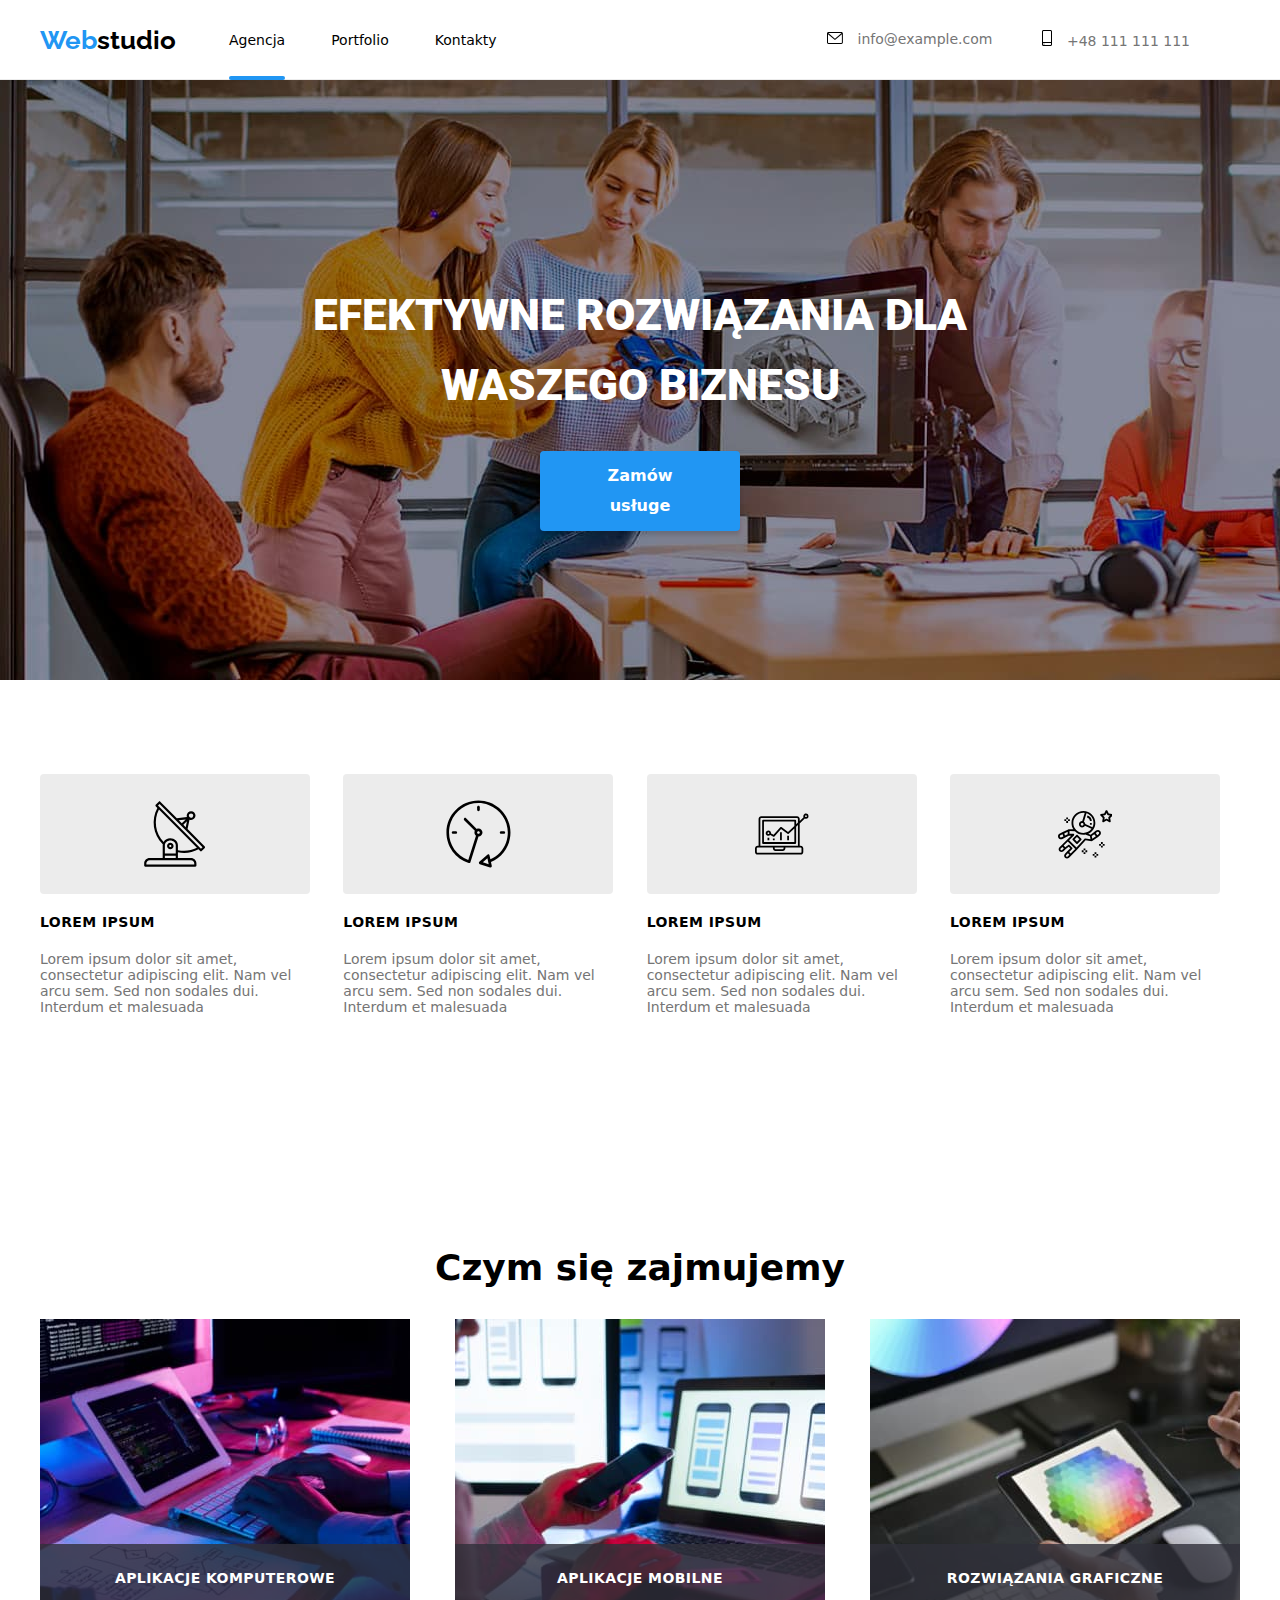
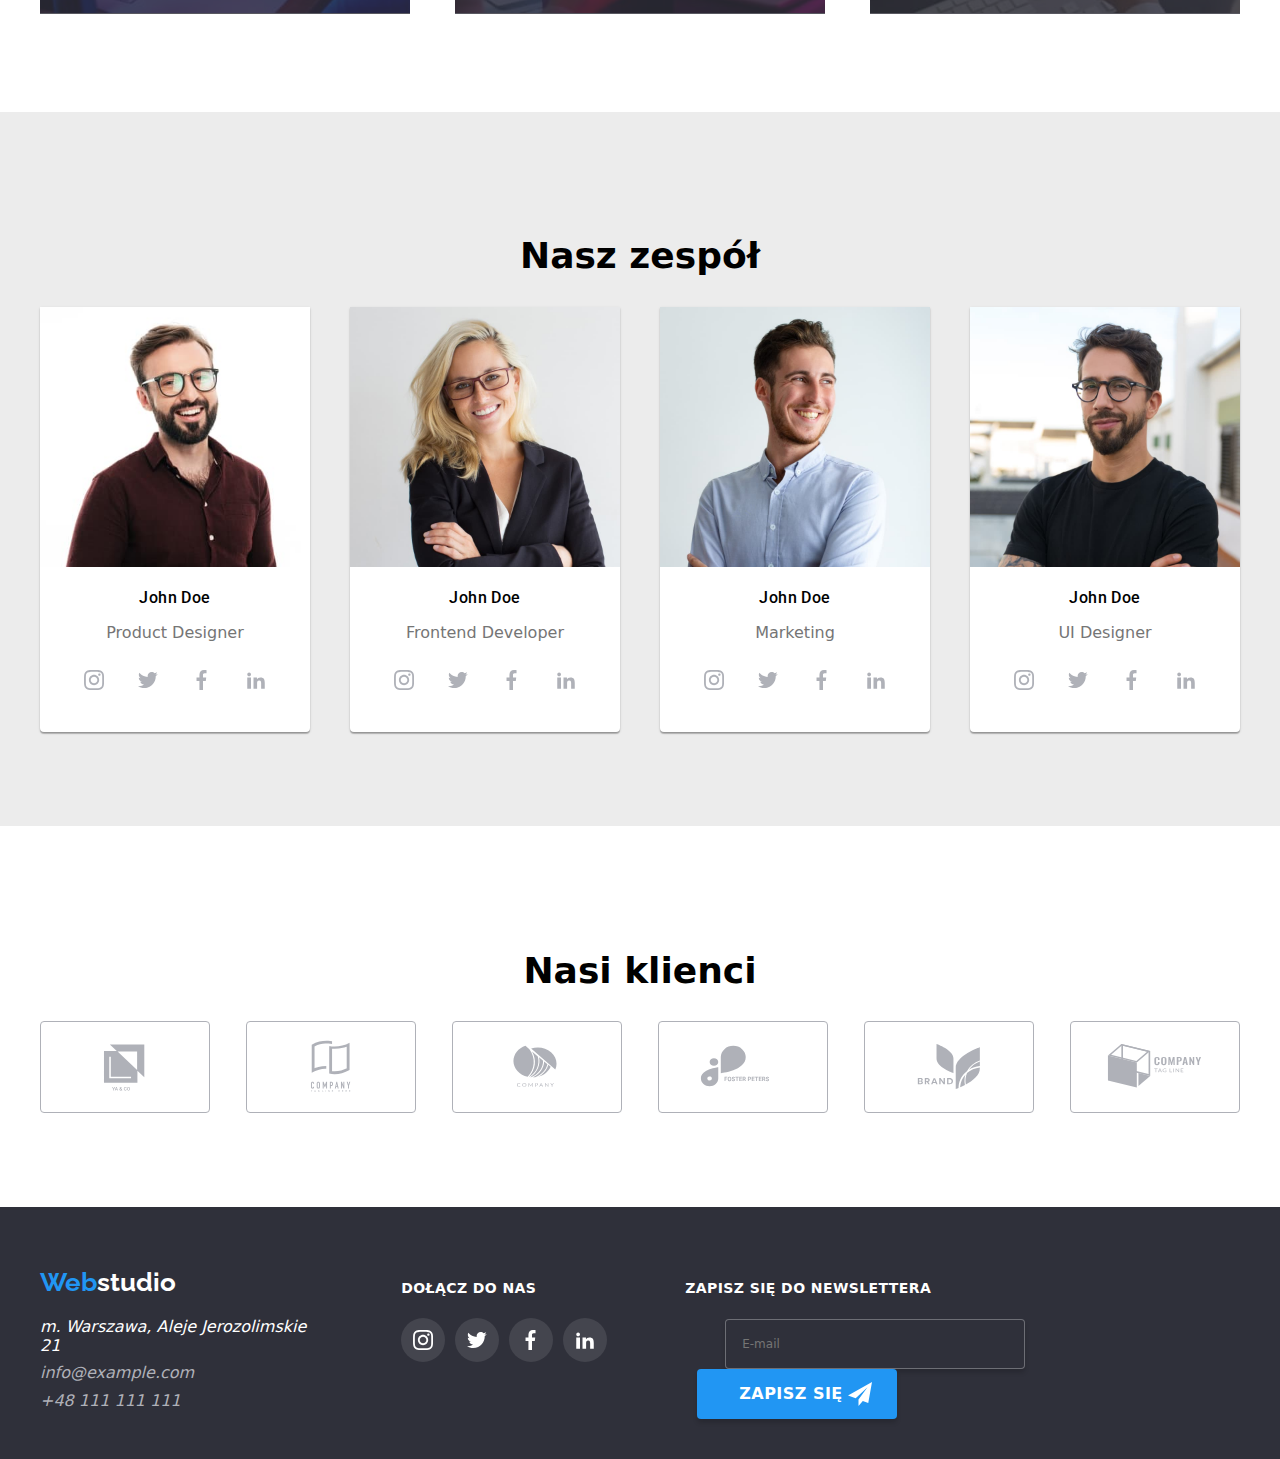
<file: index.html>
<!DOCTYPE html>
<html lang="pl">
  <head>
    <meta charset="utf-8" />
    <meta name="description" content="Zadanie domowe #1" />
    <title>Studio</title>
    <link
      href="https://fonts.googleapis.com/css2?family=Raleway:wght@700&family=Roboto:wght@400;500;700;900&display=swap"
      rel="stylesheet"
    />
    <link
    rel="stylesheet"
    href="https://cdnjs.cloudflare.com/ajax/libs/modern-normalize/1.0.0/modern-normalize.min.css"
  />
  <link rel="stylesheet" href="./css/main.css"/>
    <link rel="stylesheet" href="./css/styles.css" />
  </head>
  <body>
    <header class="header">
      <div class="container container--header">
        <a class="logo logo--dark-theme" href="index.html"><span class="logo__txt-web">Web</span>studio</a>
        <nav class="navigation">
          <ul class="nav-menu">
            <li class="nav-menu__item nav-menu__item--current-page"><a class="nav-menu__link" href="index.html">Agencja</a></li>
            <li class="nav-menu__item"><a class="nav-menu__link" href="portfolio.html">Portfolio</a></li>
            <li class="nav-menu__item nav-menu__item--last-child"><a class="nav-menu__link" href="kontakty.html">Kontakty</a></li>
          </ul>
        </nav>
        <ul class="contacts">
          <li class="contacts__item">
            <a class="contacts__link"
              href="mailto:info@example.com"
              >
              <svg class="contacts__icon contacts__icon--mail">
                <use
                  href="./images/sprite.svg#icon-envelope"
                ></use>
              </svg> info@example.com</a
            >
          </li>
          <li class="contacts__item">
            <a class="contacts__link"
              href="tel:+48111111111">  
              <svg class="contacts__icon contacts__icon--phone">
              <use
                href="./images/sprite.svg#icon-smartphone"
              ></use>
            </svg>
              +48 111 111 111</a
            >
          </li>
        </ul>
    </div>
    </header>
    <main>
        <section class="hero">
          <div class="container">
          <h1 class="hero__slogan">EFEKTYWNE ROZWIĄZANIA DLA WASZEGO BIZNESU</h1>
          <button type="button" class="hero__button" data-modal-open>Zamów usługe</button>
        </div>
        </section>

      <section class="section">
        <div class="container">
        <ul class="list">
          <li class="features-item">
            <div class="features-item__box"> 
               <svg class="features-item__box--antenna">
              <use href="./images/sprite.svg#icon-antenna-1"
              >
            </use>
            </svg></div>
            <h4 class="features-item__tittle">LOREM IPSUM</h4>
            <p class="features-item__text">
              Lorem ipsum dolor sit amet, consectetur adipiscing elit. Nam vel
              arcu sem. Sed non sodales dui. Interdum et malesuada
            </p>
          </li>
          <li class="features-item">
            <div class="features-item__box"> <svg class="features-item__box--clock">
              <use href="./images/sprite.svg#icon-clock-1"
              >
            </use>
            </svg></div>
            <h4 class="features-item__tittle">LOREM IPSUM</h4>
            <p class="features-item__text">
              Lorem ipsum dolor sit amet, consectetur adipiscing elit. Nam vel
              arcu sem. Sed non sodales dui. Interdum et malesuada
            </p>
          </li>
          <li class="features-item">
            <div class="features-item__box"> <svg class="features-item__box--diagram">
              <use href="./images/sprite.svg#icon-diagram-1"
              >
            </use>
            </svg></div>
            <h4 class="features-item__tittle">LOREM IPSUM</h4>
            <p class="features-item__text">
              Lorem ipsum dolor sit amet, consectetur adipiscing elit. Nam
              vel arcu sem. Sed non sodales dui. Interdum et malesuada
            </p>
          </li>
          <li class="features-item">
            <div class="features-item__box"> <svg class="features-item__box--astronaut">
              <use href="./images/sprite.svg#icon-astronaut-1"
              >
            </use>
            </svg></div>
            <h4 class="features-item__tittle">LOREM IPSUM</h4>
            <p class="features-item__text">
              Lorem ipsum dolor sit amet, consectetur adipiscing elit. Nam vel
              arcu sem. Sed non sodales dui. Interdum et malesuada
            </p>
          </li>
        </ul>
      </div>
      </section>

      <section class="section">
        <div class="container">
        <h2 class="section__title">Czym się zajmujemy</h2>
        <ul class="list">
          <li class="interests-item">
            <img class="interests-item__img"
              src="images/1_notebook.jpg"
              alt="tablet na biurku"
            />
            <div class="interests-item__subject">
              <h4>APLIKACJE KOMPUTEROWE</h4>
            </div>
          </li>
          <li class="interests-item">
            <img class="interests-item__img"
              src="images/2_notebook_phone.jpg"
              alt="mezczyzna przy laptopie z telefonem w reku"
            />
            <div class="interests-item__subject"> 
              <h4>APLIKACJE MOBILNE</h4>
            </div>
          </li>
          <li class="interests-item interests-item--last">
            <img class="interests-item__img"
              src="images/3_notebook.jpg"
              alt="czlowiek pracujacy na tablecie"
            />
            <div class="interests-item__subject">
              <h4>ROZWIĄZANIA GRAFICZNE</h4>
            </div>
          </li>
        </ul>
      </div>
      </section>

      <section class="section section--team">
        <!-- Nasz zespół -->
        <div class="container">
        <h2 class="section__title">Nasz zespół</h2>
        <ul class="list">
          <li class="team-card">
            <img class="team-card__img"
              src="images/1_man.jpg"
              alt="mezczyzna"
            />
            <h3 class="team-card__name">John Doe</h3>
            <p class="team-card__job">Product Designer</p>
<ul class="list list--socials">
 <li class="socials-item">
<a class="socials-item__link" href="#">
  <svg class="socials-item__icon socials-item__icon--team">
    <use  href="./images/sprite.svg#icon-instagram-2"></use>
</svg></a></li>
<li class="socials-item">
<a class="socials-item__link" href="#">
  <svg class="socials-item__icon socials-item__icon--team">
    <use  href="./images/sprite.svg#twitter"></use>
</svg></a></li>
 <li class="socials-item">
<a class="socials-item__link" href="#">
  <svg class="socials-item__icon socials-item__icon--team">
    <use  href="./images/sprite.svg#icon-Vector-2"></use>
</svg></a></li>
<li class="socials-item">
 <a class="socials-item__link" href="#">
  <svg class="socials-item__icon socials-item__icon--team">
    <use  href="./images/sprite.svg#icon-linkedin2"></use>
 </svg></a></li>
</ul>
  </li>
          <li class="team-card">
            <img class="team-card__img" src="images/2_woman.jpg" alt="kobieta" />
          
            <h3 class="team-card__name">John Doe</h3>
            <p class="team-card__job">Frontend Developer</p>
            <ul class="list list--socials">
              <li class="socials-item">
                <a class="socials-item__link" href="#">
                  <svg class="socials-item__icon socials-item__icon--team">
                    <use  href="./images/sprite.svg#icon-instagram-2"></use>
                  </svg></a>
              </li>
              <li class="socials-item">
                <a class="socials-item__link" href="#">
                  <svg class="socials-item__icon socials-item__icon--team">
                    <use  href="./images/sprite.svg#twitter"></use>
                  </svg></a>
              </li>
              <li class="socials-item">
                <a class="socials-item__link" href="#">
                  <svg class="socials-item__icon socials-item__icon--team">
                    <use  href="./images/sprite.svg#icon-Vector-2"></use>
                  </svg></a>
              </li>
              <li class="socials-item">
                <a class="socials-item__link" href="#">
                  <svg class="socials-item__icon socials-item__icon--team">
                    <use  href="./images/sprite.svg#icon-linkedin2"></use>
                  </svg></a>
              </li>
            </ul>
          </li>
          <li class="team-card">
            <img  class="team-card__img"
              src="images/3_man.jpg"
              alt="mezczyzna"
            />
            <h3 class="team-card__name">John Doe</h3>
            <p class="team-card__job">Marketing</p>

            <ul class="list list--socials">
              <li class="socials-item">
                <a class="socials-item__link" href="#">
                  <svg class="socials-item__icon socials-item__icon--team">
                    <use  href="./images/sprite.svg#icon-instagram-2"></use>
                  </svg></a></li>
                  <li class="socials-item">
                 <a class="socials-item__link" href="#">
                <svg class="socials-item__icon socials-item__icon--team">
                  <use  href="./images/sprite.svg#twitter"></use>
                </svg></a></li>
                <li class="socials-item">
                <a class="socials-item__link" href="#">
               <svg class="socials-item__icon socials-item__icon--team">
                  <use  href="./images/sprite.svg#icon-Vector-2"></use>
              </svg></a></li>
               <li class="socials-item">
             <a class="socials-item__link" href="#">
           <svg class="socials-item__icon socials-item__icon--team">
             <use  href="./images/sprite.svg#icon-linkedin2"></use>
              </svg></a></li>
            </ul>
          </li>
          <li class="team-card">
            <img  class="team-card__img"
              src="images/4_man.jpg"
              alt="mezczyzna"
            />
            <h3 class="team-card__name">John Doe</h3>
            <p class="team-card__job">UI Designer</p>
            <ul class="list list--socials">
              <li class="socials-item">
                <a class="socials-item__link" href="#">
                  <svg class="socials-item__icon socials-item__icon--team">
                    <use  href="./images/sprite.svg#icon-instagram-2"></use>
                  </svg></a></li>
                  <li class="socials-item">
                    <a class="socials-item__link" href="#">
                      <svg class="socials-item__icon socials-item__icon--team">
                        <use  href="./images/sprite.svg#twitter"></use>
                      </svg></a></li>
                  <li class="socials-item">
                   <a class="socials-item__link" href="#">
                    <svg class="socials-item__icon socials-item__icon--team">
                      <use  href="./images/sprite.svg#icon-Vector-2"></use>
                       </svg></a></li>
                 <li class="socials-item">
                     <a class="socials-item__link" href="#">
                      <svg class="socials-item__icon socials-item__icon--team">
             <use  href="./images/sprite.svg#icon-linkedin2"></use>
           </svg></a></li>
            </ul>
          </li>
        </ul>
      </div>
      </section>

      <section class="section">
        <div class="container">
        <h2 class="section__title">Nasi klienci</h2>
        <ul class="list">
          <li class="clients-item">
            <a class="clients-item__link" href="#">
              <svg class="clients-item__icon">
                <use href="./images/sprite.svg#icon-ya-co"></use>
              </svg></a>
          </li>
          <li class="clients-item">
            <a class="clients-item__link" href="#">
              <svg class="clients-item__icon">
                <use href="./images/sprite.svg#icon-windows"></use>
              </svg></a>
          </li>
          <li class="clients-item">
            <a class="clients-item__link" href="#">
              <svg class="clients-item__icon">
                <use href="./images/sprite.svg#icon-Logo-3"></use>
              </svg></a>
          </li>
          <li class="clients-item">
            <a class="clients-item__link" href="#">
              <svg class="clients-item__icon">
                <use href="./images/sprite.svg#icon-Logo-4"></use>
              </svg></a>
          </li>
          <li class="clients-item">
            <a class="clients-item__link" href="#">
              <svg class="clients-item__icon">
                <use href="./images/sprite.svg#icon-Logo-5"></use>
              </svg></a>
          </li>
          <li class="clients-item">
            <a class="clients-item__link" href="#">
              <svg class="clients-item__icon">
                <use href="./images/sprite.svg#icon-Logo6"></use>
              </svg></a>
          </li>
        </ul>
      </div>
      </section>
      </main>

    <footer class="footer">
      <div class="container container--footer">
        <div>
          
          <a class="logo logo--white-theme" href="index.html"><span class="logo__txt-web">Web</span>studio</a>
      <address class="address">m. Warszawa, Aleje Jerozolimskie 21</address>
      <address class="address--grey">
        <a class="address__link"
          href="mailto:info@example.com"
          >info@example.com</a
        >
      </address>
      <address class="address--grey">
        <a class="address__link"
           href="tel:+48111111111"> +48 111 111 111</a>
      </address>
    </div>

    <div class="footer-socials">
      <h4 class="footer-socials__title">DOŁĄCZ DO NAS</h4>
      <ul class="list list--footer-socials">
        <li>
          <a class="socials-item__link socials-item__link--footer" href="#">
            <svg class="socials-item__icon socials-item__icon--footer">
              <use  href="./images/sprite.svg#icon-instagram-2"></use>
            </svg></a>
        </li>
        <li>
          <a class="socials-item__link socials-item__link--footer" href="#">
            <svg class="socials-item__icon socials-item__icon--footer">
              <use  href="./images/sprite.svg#twitter"></use>
            </svg></a>
        </li>
        <li>
          <a class="socials-item__link socials-item__link--footer" href="#">
            <svg class="socials-item__icon socials-item__icon--footer">
              <use  href="./images/sprite.svg#icon-Vector-2"></use>
            </svg></a>
        </li>
        <li>
          <a class="socials-item__link socials-item__link--footer" href="#">
            <svg class="socials-item__icon socials-item__icon--footer">
              <use  href="./images/sprite.svg#icon-linkedin2"></use>
            </svg></a>
        </li>
      </ul>
    </div>
    <div class="newsletter">
      <h4 class="newsletter__txt">ZAPISZ SIĘ DO NEWSLETTERA</h4>
      <form class="newsletter__form">
        <label class="form-label">
        <input class="form-input" type="email" name="email" placeholder="E-mail">
        <button class="form-btn" type="submit">
          <h4 class="form-btn__txt">Zapisz się</h4>
          <svg class="form-btn__send-icon">
            <use href="./images/sprite.svg#icon-form-send"></use>
          </svg>
        </button>
      </label>
      </form>
    </div>
    </div>
    </footer>
    
    <div class="backdrop is-hidden" data-modal>
      <div class="modal-content">
        <button type="button" class="modal-close" data-modal-close>
          <svg class="modal-close__button">
            <use href="./images/sprite.svg#icon-close-button"></use>
          </svg>
        </button>
    
    <form class="modal-form" name="leave-data">
      <h3 class="modal-form__title"> Zostaw swoje dane w formularzu poniżej </h3>
      <label class="form-label">
        Imię
          <svg class="form-label__symbol form-label__symbol--username">
            <!-- input-icon -->
            <use href="./images/sprite.svg#icon-first-name"> 
            </use>  
          </svg>
          <input class="form-label__input" type="text" name="name" id="user-name" required />
      </label>
      <label class="form-label">
      Telefon
        <svg class="form-label__symbol form-label__symbol--phone">
          <use href="./images/sprite.svg#icon-phone-modal"> 
          </use>  
        </svg>
        <input class="form-label__input" type="tel" name="phone" id="user-phone" required />
      </label>
      <label class="form-label">
      Email
        <svg class="form-label__symbol form-label__symbol--email">
          <use href="./images/sprite.svg#icon-mail-modal"> 
          </use>  
        </svg>
        <input class="form-label__input" type="email" name="email" id="user-email" required />
      </label>
      <label class="form-label">
      Komentarz
        <textarea class="form-label__textarea" type="text" name="comment" 
        placeholder="Wprowadź tekst">
        </textarea>
      </label>

      <div class="form-checkbox">
        <input class="form-checkbox__input" type="checkbox" name="agreement"
          value="agreement" required />

      <label for="agreement" class="form-checkbox__label">
        Oświadczam, iż akceptuję
        <a href="#rules">Regulamin</a> i
        <a href="#privacypolicy">Politykę Prywatności</a>.
      </label>
      </div>
      
      <button class="modal-form__button" type="submit">Wyślij</button>
    </form>
    </div>
    </div>
    <script src="./js/modal.js"></script>
  </body>
</html>
</file>
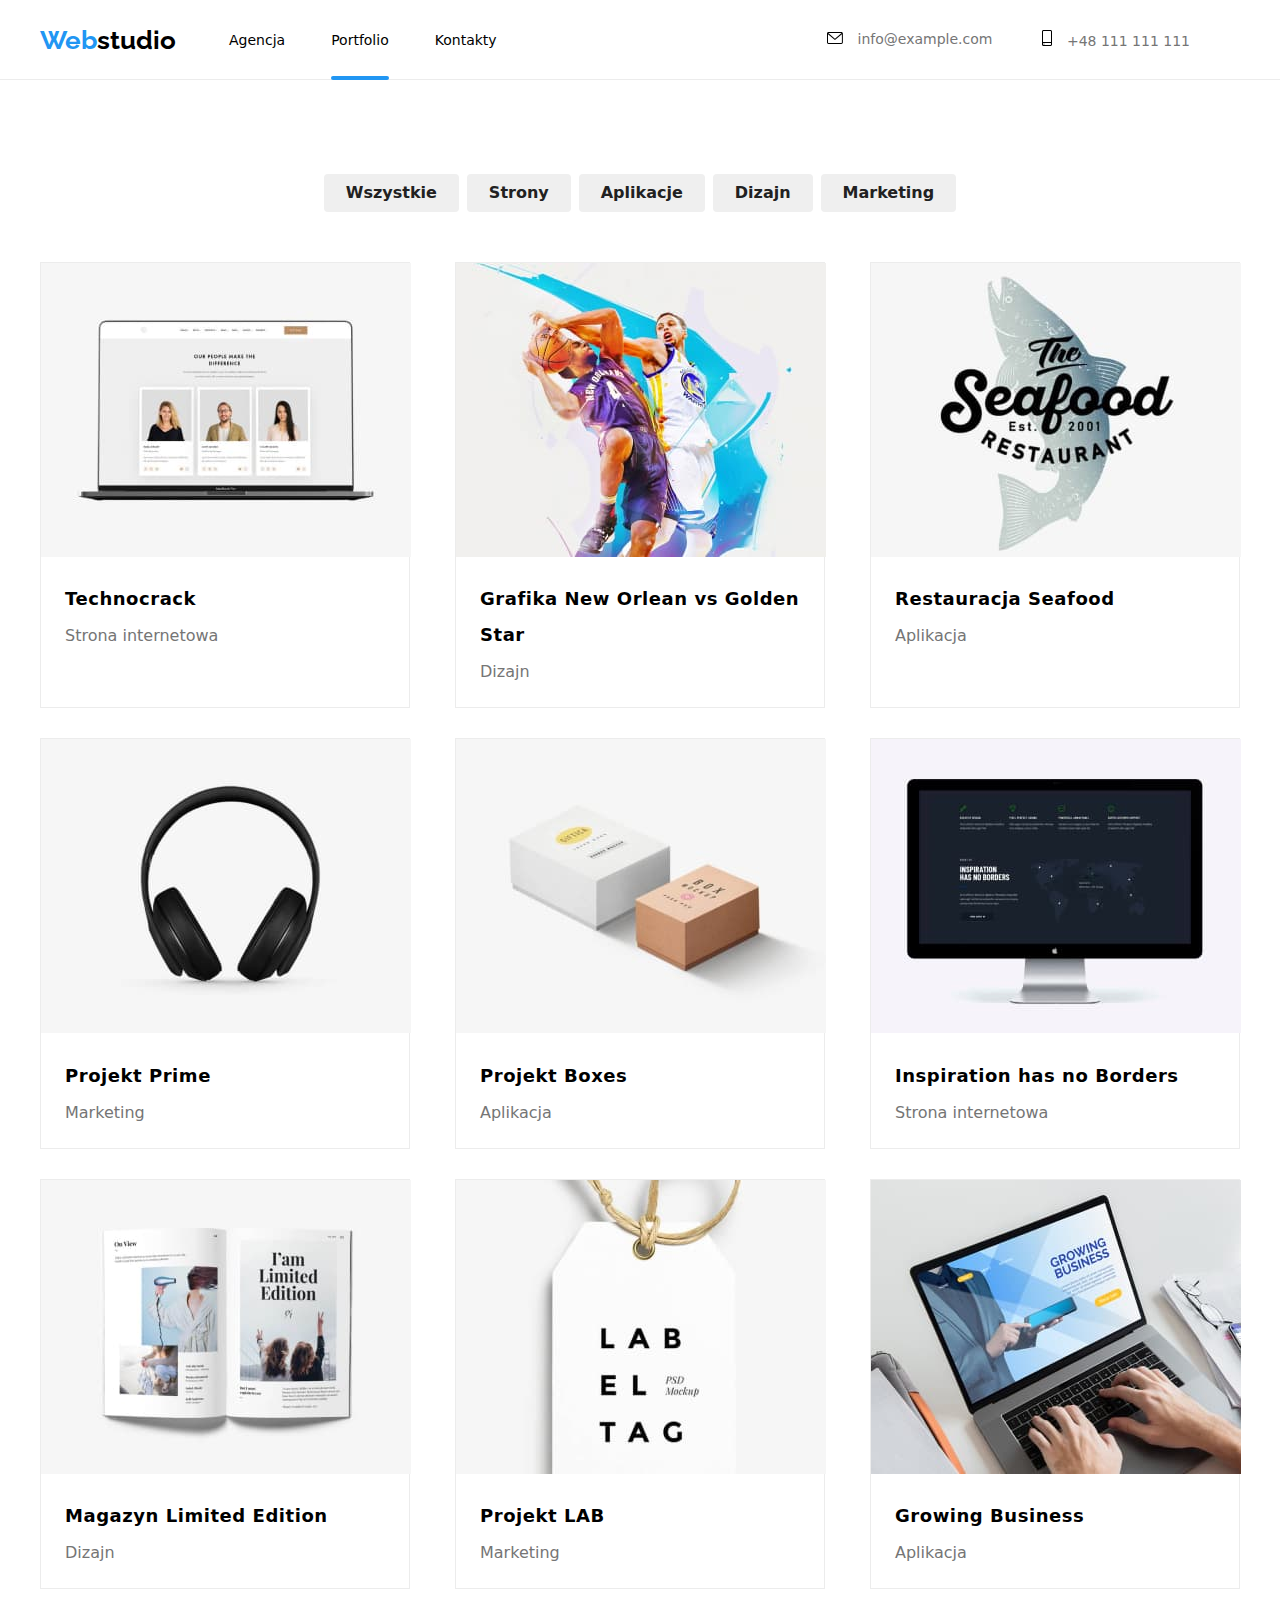
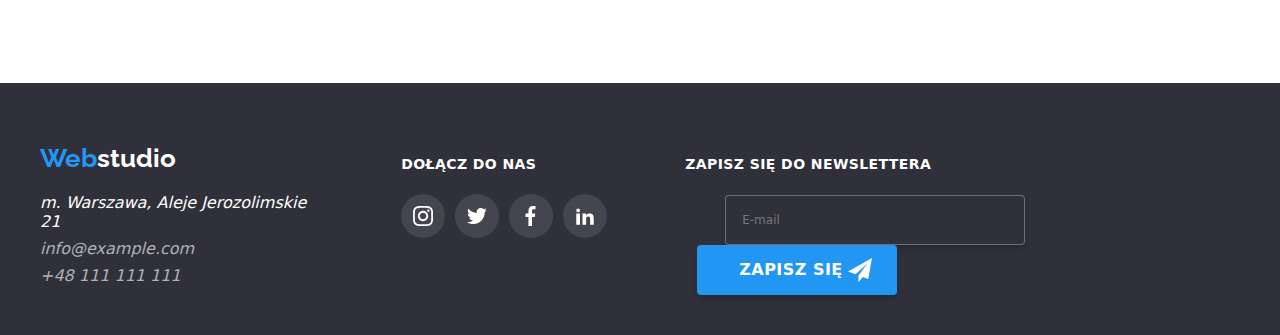
<file: portfolio.html>
<!DOCTYPE html>
<html lang="pl">
  <head>
    <meta charset="utf-8" />
    <meta name="description" content="Zadanie domowe #1" />
    <link
      href="https://fonts.googleapis.com/css2?family=Raleway:wght@700&family=Roboto:wght@400;500;700;900&display=swap"
      rel="stylesheet"
    />
    <link
    rel="stylesheet"
    href="https://cdnjs.cloudflare.com/ajax/libs/modern-normalize/1.0.0/modern-normalize.min.css"
  />
  <link rel="stylesheet" href="./css/main.css"/>
    <link rel="stylesheet" href="./css/styles.css" />
    <title>Portfolio</title>
  </head>
  <body class="body">
    <header class="header">
      <div class="container container--header">
        <a class="logo logo--dark-theme" href="index.html"><span class="logo__txt-web">Web</span>studio</a>
        <nav class="navigation">
          <ul class="nav-menu">
            <li class="nav-menu__item "><a class="nav-menu__link" href="index.html">Agencja</a></li>
            <li class="nav-menu__item nav-menu__item--current-page"><a class="nav-menu__link" href="portfolio.html">Portfolio</a></li>
            <li class="nav-menu__item nav-menu__item--last-child"><a class="nav-menu__link" href="kontakty.html">Kontakty</a></li>
          </ul>
        </nav>
        <ul class="contacts">
          <li class="contacts__item">
            <a class="contacts__link"
              href="mailto:info@example.com"
              >
              <svg class="contacts__icon contacts__icon--mail">
                <use
                  href="./images/sprite.svg#icon-envelope"
                ></use>
              </svg> info@example.com</a
            >
          </li>
          <li class="contacts__item">
            <a class="contacts__link"
              href="tel:+48111111111">  
              <svg class="contacts__icon contacts__icon--phone">
              <use
                href="./images/sprite.svg#icon-smartphone"
              ></use>
            </svg>
              +48 111 111 111</a
            >
          </li>
        </ul>
    </div>
    </header>

    <main>

      <section class="section">
        <div class="container">
        <ul class="list list--filters">
          <!-- Filters -->
          <li class="filters-item">
            <button class="filters-item__button">Wszystkie</button></li>
          <li class="filters-item">
            <button class="filters-item__button">Strony</button></li>
          <li class="filters-item">
            <button class="filters-item__button">Aplikacje</button></li>
          <li class="filters-item">
            <button class="filters-item__button">Dizajn</button></li>
          <li class="filters-item filters-item--last ">
            <button class="filters-item__button">Marketing</button></li>
        </ul>
        <ul class="list list--projects">
          <li class="project-card">
            <img class="project-card__img"
              src="images/Portfolio_Technocrack.jpg"
              alt="laptop and webpage"
            />
            <h4 class="project-card__title">Technocrack</h4>
            <p class="project-card__object">Strona internetowa</p>
            <div class="projects-hover-overlay"><p class="projects-hover-overlay__txt">
              Technocrack jest popularną platformą wykorzystywaną do rozpowszechniania koronawirusa. Firmy wykorzystują tę platformę do celów szpiegowskich i ataków na niezabezpieczone serwery konkurencji  
            </p></div>
          </li>
          <li class="project-card">
            <img class="project-card-img"
              src="images/Portfolio_basketball.jpg"
              alt="basketball"
            />
            <h4 class="project-card__title" >Grafika New Orlean vs Golden Star</h4>
            <p class="project-card__object">Dizajn</p>
            <div class="projects-hover-overlay"><p class="projects-hover-overlay__txt">
              Technocrack jest popularną platformą wykorzystywaną do rozpowszechniania koronawirusa. Firmy wykorzystują tę platformę do celów szpiegowskich i ataków na niezabezpieczone serwery konkurencji  
            </p></div>
          </li>
          <li class="project-card">
            <img class="project-card-img"
              src="images/Portfolio_seafood.jpg"
              alt="Seefood restaurant"
            />
            <h4 class="project-card__title" >Restauracja Seafood</h4>
            <p class="project-card__object">Aplikacja</p>
            <div class="projects-hover-overlay"><p class="projects-hover-overlay__txt">
              Technocrack jest popularną platformą wykorzystywaną do rozpowszechniania koronawirusa. Firmy wykorzystują tę platformę do celów szpiegowskich i ataków na niezabezpieczone serwery konkurencji  
            </p></div>
          </li>
          <li class="project-card">
            <img class="project-card-img"
              src="images/Portfolio_headphones.jpg"
              alt="headphones"
            />
            <h4 class="project-card__title" >Projekt Prime</h4>
            <p class="project-card__object">Marketing</p>
            <div class="projects-hover-overlay"><p class="projects-hover-overlay__txt">
              Technocrack jest popularną platformą wykorzystywaną do rozpowszechniania koronawirusa. Firmy wykorzystują tę platformę do celów szpiegowskich i ataków na niezabezpieczone serwery konkurencji  
            </p></div>
          </li>
          <li class="project-card">
            <img class="project-card-img"
              src="images/Portfolio_bricks.jpg"
              alt="bricks"
            />
            <h4 class="project-card__title" >Projekt Boxes</h4>
            <p class="project-card__object">Aplikacja</p>
            <div class="projects-hover-overlay"><p class="projects-hover-overlay__txt">
              Technocrack jest popularną platformą wykorzystywaną do rozpowszechniania koronawirusa. Firmy wykorzystują tę platformę do celów szpiegowskich i ataków na niezabezpieczone serwery konkurencji  
            </p></div>
          </li>
          <li class="project-card">
            <img class="project-card-img"
              src="images/Portfolio_monitor.jpg"
              alt="monitor"
            />
            <h4 class="project-card__title" >Inspiration has no Borders</h4>
            <p class="project-card__object">Strona internetowa</p>
            <div class="projects-hover-overlay"><p class="projects-hover-overlay__txt">
              Technocrack jest popularną platformą wykorzystywaną do rozpowszechniania koronawirusa. Firmy wykorzystują tę platformę do celów szpiegowskich i ataków na niezabezpieczone serwery konkurencji  
            </p></div>
          </li>
          <li class="project-card">
            <img class="project-card-img"
              src="images/Portfolio_newspaper.jpg"
              alt="newspaper"
            />
            <h4 class="project-card__title" >Magazyn Limited Edition</h4>
            <p class="project-card__object">Dizajn</p>
            <div class="projects-hover-overlay"><p class="projects-hover-overlay__txt">
              Technocrack jest popularną platformą wykorzystywaną do rozpowszechniania koronawirusa. Firmy wykorzystują tę platformę do celów szpiegowskich i ataków na niezabezpieczone serwery konkurencji  
            </p></div>
          </li>
          <li class="project-card">
            <img class="project-card-img"
              src="images/Portfolio_tag.jpg"
              alt="tag"
            />
            <h4 class="project-card__title" >Projekt LAB</h4>
            <p class="project-card__object">Marketing</p>
            <div class="projects-hover-overlay"><p class="projects-hover-overlay__txt">
              Technocrack jest popularną platformą wykorzystywaną do rozpowszechniania koronawirusa. Firmy wykorzystują tę platformę do celów szpiegowskich i ataków na niezabezpieczone serwery konkurencji  
            </p></div>
          </li>
          <li class="project-card">
            <img class="project-card-img"
              src="images/Portfolio_notebook.jpg"
              alt="notebook"

            />
            <h4 class="project-card__title" >Growing Business</h4>
            <p class="project-card__object">Aplikacja</p>
            <div class="projects-hover-overlay"><p class="projects-hover-overlay__txt">
              Technocrack jest popularną platformą wykorzystywaną do rozpowszechniania koronawirusa. Firmy wykorzystują tę platformę do celów szpiegowskich i ataków na niezabezpieczone serwery konkurencji  
            </p></div>
          </li>
        </ul>
      </div>
      </section>
    </main>



    <footer class="footer">
      <div class="container container--footer">
        <div>
          
          <a class="logo logo--white-theme" href="index.html"><span class="logo__txt-web">Web</span>studio</a>
      <address class="address">m. Warszawa, Aleje Jerozolimskie 21</address>
      <address class="address--grey">
        <a class="address__link"
          href="mailto:info@example.com"
          >info@example.com</a
        >
      </address>
      <address class="address--grey">
        <a class="address__link"
           href="tel:+48111111111"> +48 111 111 111</a>
      </address>
    </div>

    <div class="footer-socials">
      <h4 class="footer-socials__title">DOŁĄCZ DO NAS</h4>
      <ul class="list list--footer-socials">
        <li>
          <a class="socials-item__link socials-item__link--footer" href="#">
            <svg class="socials-item__icon socials-item__icon--footer">
              <use  href="./images/sprite.svg#icon-instagram-2"></use>
            </svg></a>
        </li>
        <li>
          <a class="socials-item__link socials-item__link--footer" href="#">
            <svg class="socials-item__icon socials-item__icon--footer">
              <use  href="./images/sprite.svg#twitter"></use>
            </svg></a>
        </li>
        <li>
          <a class="socials-item__link socials-item__link--footer" href="#">
            <svg class="socials-item__icon socials-item__icon--footer">
              <use  href="./images/sprite.svg#icon-Vector-2"></use>
            </svg></a>
        </li>
        <li>
          <a class="socials-item__link socials-item__link--footer" href="#">
            <svg class="socials-item__icon socials-item__icon--footer">
              <use  href="./images/sprite.svg#icon-linkedin2"></use>
            </svg></a>
        </li>
      </ul>
    </div>
    <div class="newsletter">
      <h4 class="newsletter__txt">ZAPISZ SIĘ DO NEWSLETTERA</h4>
      <form class="newsletter__form">
        <label class="form-label">
        <input class="form-input" type="email" name="email" placeholder="E-mail">
        <button class="form-btn" type="submit">
          <h4 class="form-btn__txt">Zapisz się</h4>
          <svg class="form-btn__send-icon">
            <use href="./images/sprite.svg#icon-form-send"></use>
          </svg>
        </button>
      </label>
      </form>
    </div>
    </div>
    </footer>
  </body>
</html>
</file>
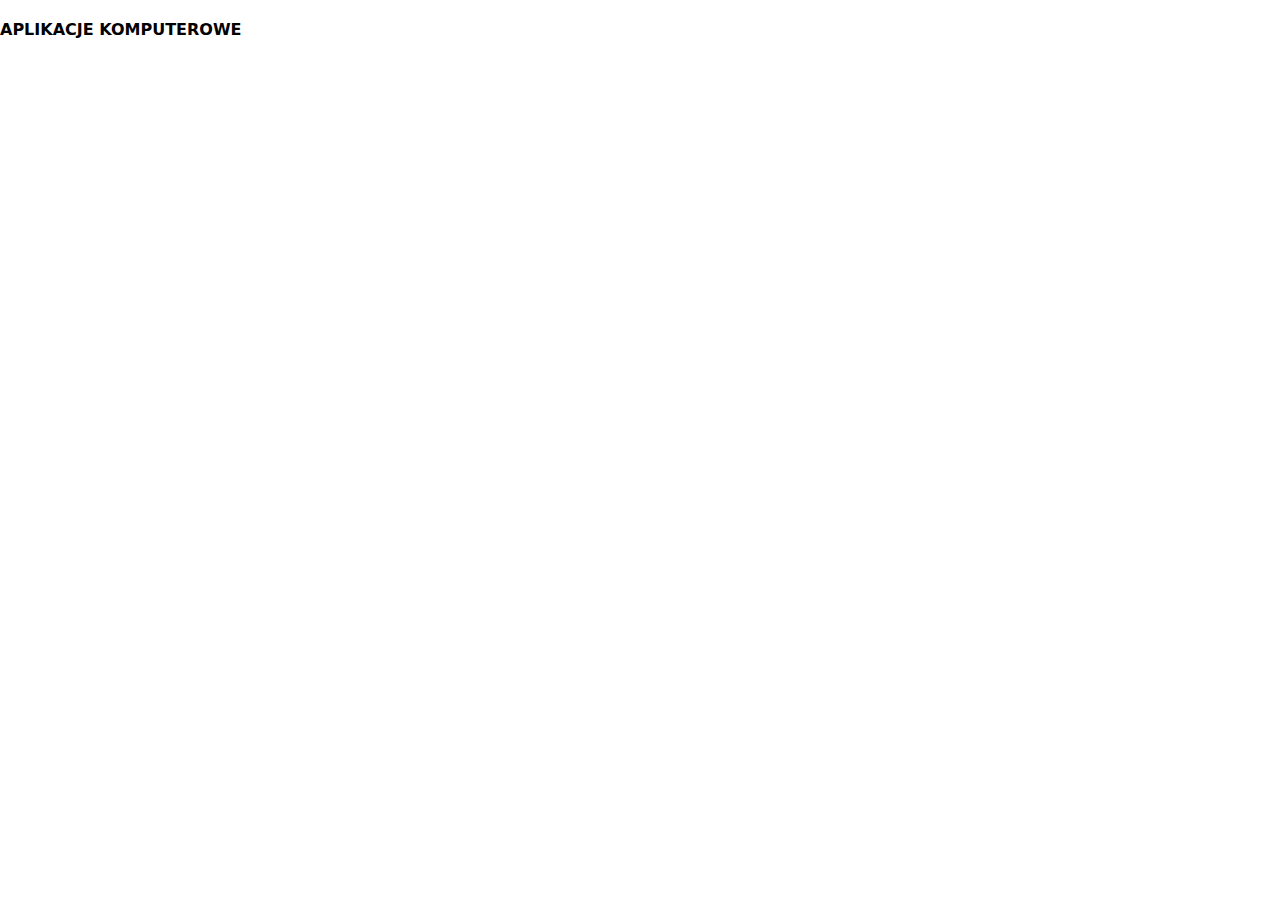
<file: test.html>
<!DOCTYPE html>
<html lang="pl">
  <head>
    <meta charset="utf-8" />
    <meta name="description" content="Zadanie domowe #1" />
    <title>Studio</title>
    <link
      href="https://fonts.googleapis.com/css2?family=Raleway:wght@700&family=Roboto:wght@400;500;700;900&display=swap"
      rel="stylesheet"
    />
    <link
    rel="stylesheet"
    href="https://cdnjs.cloudflare.com/ajax/libs/modern-normalize/1.0.0/modern-normalize.min.css"
  />
    <link rel="stylesheet" href="./css/styles.css" />
  </head>
  <body>
    <div class="interests-subject">
        <h4>APLIKACJE KOMPUTEROWE</h4>
      </div>
  </body>
</html>


<style>
.border-bottom {(255, 255, 255)

/* black */
color: #000000;

/* white */
color: #FFFFFF;


color:#EEEEEE;
color: rgb(238, 238, 238);
color:rgb(236,236,236);

color: #F5F4FA;
color: rgba(245, 244, 250, 1);



/* blue */
color: #2196F3;
background-color: rgba(33, 150, 243, 1);
background: rgba(33, 150, 243, 0.9);

/* grey */
color: #757575;
color: rgba(117, 117, 117, 1);
rgba(var(--color), var(--alpha)
color: rgba(117, 117, 117, 0.5);
color: var(--text-grey);

  background-color: #2F303A;
  background-color: rgba(47, 48, 58, 0.8);
  background-color: rgba(47, 48, 58, 1);
  color: linear-gradient(rgba(47, 48, 58, 0.4), rgba(47, 48, 58, 0.4));

  color: #AFB1B8;
  fill: rgba(175, 177, 184, 1);

  color: #FFFFFF99;

color: #212121;
  border: 1px solid rgba(33, 33, 33, 0.2);
  border:  rgba(33, 33, 33, 1);
border: rgba(33, 33, 33, 0.2);

  
  
}
  </style>
</file>
<file: css/main.css>
.is-hidden {
  opacity: 0;
  visibility: hidden;
  pointer-events: none;
}

:root {
  --black: #000000;
  --white: #FFFFFF;
  --white-grey: #ececec;
  --grey: #757575;
  --text-black: #212121;
  --blue: #2196f3;
  --social-grey: #afb1b8;
  --dark-grey: #2F303A;
}

h4 {
  font-size: 14px;
  line-height: 1.42;
  font-weight: bold;
  font-style: normal;
  letter-spacing: 0.03em;
  text-transform: uppercase;
}

h3 {
  line-height: 1.1875;
  font-family: "Roboto";
  font-style: normal;
  font-weight: 500;
  font-size: 16px;
  text-align: center;
  letter-spacing: 0.03em;
}

ul {
  padding-inline-start: 0px;
  margin-block-start: 0;
  margin-block-end: 0;
}

:hover {
  transition: 250ms cubic-bezier(0.4, 0, 0.2, 1);
}

:focus {
  transition: 250ms cubic-bezier(0.4, 0, 0.2, 1);
}

.container {
  width: 1200px;
  margin: 0 auto;
}
.container--header {
  display: flex;
  align-items: center;
  height: 80px;
}
.container--footer {
  padding-top: 60px;
  display: flex;
}

.section {
  padding: 94px 0px;
}
.section--team {
  background-color: var(--white-grey);
}
.section__title {
  font-size: 36px;
  line-height: 1.166;
  text-align: center;
}

.list {
  list-style-type: none;
  display: flex;
  justify-content: space-between;
}
.list--socials {
  margin-right: 32px;
  margin-left: 32px;
  margin-bottom: 18px;
  padding-bottom: 12px;
}
.list--footer-socials {
  gap: 10px;
}
.list--filters {
  justify-content: center;
  margin-bottom: 50px;
}
.list--projects {
  flex-wrap: wrap;
  row-gap: 30px;
}

.header {
  height: 80px;
  border-bottom: 1px solid var(--white-grey);
}

.logo {
  font-family: "Raleway", sans-serif;
  font-weight: 700;
  font-size: 26px;
  line-height: 1.19;
  text-decoration: none;
  margin-right: 53px;
}
.logo--dark-theme {
  color: var(--black);
}
.logo--white-theme {
  color: var(--white);
}
.logo__txt-web {
  color: var(--blue);
}

.nav-menu {
  list-style-type: none;
  display: flex;
  padding-inline-start: 0;
}
.nav-menu__link {
  font-size: 14px;
  font-weight: 500;
  line-height: 1.14;
  text-decoration: none;
  color: var(--black);
  list-style-type: none;
  transition-property: color;
  transition: 250ms cubic-bezier(0.4, 0, 0.2, 1);
}
.nav-menu__link:hover, .nav-menu__link:focus {
  color: var(--blue);
  transition-duration: 250ms;
  transition-timing-function: cubic-bezier(0.4, 0, 0.2, 1);
}
.nav-menu__item {
  margin-right: 46px;
}
.nav-menu__item--last-child {
  margin-right: 0;
}
.nav-menu__item--current-page {
  position: relative;
}

.nav-menu__item--current-page::after {
  content: "";
  display: block;
  position: absolute;
  border-top: 4px solid var(--blue);
  border-radius: 2px;
  width: 100%;
  bottom: -31px;
  left: 0;
}

.contacts {
  padding-inline-start: 0;
  list-style-type: none;
  display: flex;
  margin-left: auto;
}
.contacts__item {
  margin-right: 50px;
}
.contacts__link {
  text-decoration: none;
  color: var(--grey);
  font-size: 14px;
  line-height: 1.14;
  font-weight: 500;
  transition-property: color;
  transition: 250ms cubic-bezier(0.4, 0, 0.2, 1);
}
.contacts__link:hover, .contacts__link:focus {
  color: var(--blue);
  stroke: var(--blue);
  transition: 250ms cubic-bezier(0.4, 0, 0.2, 1);
}
.contacts__link:hover:hover svg, .contacts__link:hover:focus svg, .contacts__link:focus:hover svg, .contacts__link:focus:focus svg {
  fill: var(--blue);
}
.contacts__icon {
  margin-right: 10px;
  transition: 250ms cubic-bezier(0.4, 0, 0.2, 1);
}
.contacts__icon--mail {
  width: 16px;
  height: 12px;
}
.contacts__icon--phone {
  width: 10px;
  height: 16px;
}

.hero {
  background-color: var(--dark-grey);
  height: 600px;
  background: url("../images/team_image.jpg"), linear-gradient(rgba(47, 48, 58, 0.4), rgba(47, 48, 58, 0.4));
  background-size: cover;
  max-width: 1600px;
  margin: 0 auto;
}
.hero__slogan {
  font-size: 44px;
  font-weight: 900;
  line-height: 1.6;
  color: var(--white);
  font-family: "Roboto", sans-serif;
  text-align: center;
  width: 696px;
  padding-top: 200px;
  margin: auto;
}
.hero__button {
  line-height: 1.875;
  font-weight: bold;
  color: var(--white);
  background-color: var(--blue);
  cursor: pointer;
  width: 200px;
  padding: 10px 42px;
  margin: 30px 500px 0px;
  box-shadow: 0px 4px 4px rgba(0, 0, 0, 0.15);
  border-radius: 4px;
  border: 0;
}

/* Features */
.features-item {
  margin-right: 20px;
  font-size: 14px;
  width: 270px;
}
.features-item__box {
  background-color: var(--white-grey);
  height: 120px;
  width: 270px;
  left: 215px;
  border-radius: 4px;
  display: flex;
  justify-content: center;
  align-items: center;
}
.features-item__box--antenna {
  width: 65.32px;
  height: 70px;
}
.features-item__box--clock {
  width: 66.96px;
  height: 70px;
}
.features-item__box--diagram {
  width: 53.69px;
  height: 70px;
}
.features-item__box--astronaut {
  width: 54.83px;
  height: 60.66px;
}
.features-item__tittle {
  line-height: 1.42;
  font-weight: bold;
  font-style: normal;
  letter-spacing: 0.03em;
}
.features-item__text {
  color: var(--grey);
}

.interests-item {
  position: relative;
  width: 370px;
}
.interests-item__img {
  height: 294px;
}
.interests-item__subject {
  color: var(--white);
  background-color: rgba(47, 48, 58, 0.8);
  width: 370px;
  height: 70px;
  display: flex;
  align-items: center;
  justify-content: center;
  position: absolute;
  bottom: 4px;
}

.team-card {
  background-color: var(--white);
  width: 270px;
  border-radius: 0px 0px 4px 4px;
  box-shadow: 0px 2px 1px 0px rgba(0, 0, 0, 0.2), 0px 1px 1px 0px rgba(0, 0, 0, 0.14), 0px 1px 3px 0px rgba(0, 0, 0, 0.12);
}
.team-card__img {
  border-radius: 0px;
  width: 270px;
  height: 260px;
}
.team-card__name {
  line-height: 1.1875;
  font-family: "Roboto";
  font-style: normal;
  font-weight: 500;
  font-size: 16px;
  text-align: center;
  letter-spacing: 0.03em;
}
.team-card__job {
  color: var(--grey);
  line-height: 1.1875;
  text-align: center;
}

.clients-item__link {
  width: 170px;
  height: 92px;
  border: 1px solid var(--social-grey);
  border-radius: 4px;
  display: flex;
  justify-content: center;
  align-items: center;
  transition-property: border-color;
  transition: 250ms cubic-bezier(0.4, 0, 0.2, 1);
}
.clients-item__link:hover {
  border-color: var(--blue);
}
.clients-item__link:hover:hover svg, .clients-item__link:hover:focus svg {
  fill: var(--blue);
}
.clients-item__icon {
  width: 106px;
  height: 60px;
  fill: var(--social-grey);
  transition-property: fill;
  transition: 250ms cubic-bezier(0.4, 0, 0.2, 1);
}

.footer {
  background-color: var(--dark-grey);
  height: 252px;
  margin: 0 auto;
}

.address {
  color: var(--white);
  margin-top: 20px;
}
.address--grey {
  color: var(--social-grey);
  margin-top: 9px;
}
.address__link {
  text-decoration: none;
  color: var(--social-grey);
  margin-top: 9px;
}

.footer-socials {
  margin-left: 70px;
}
.footer-socials__title {
  color: var(--white);
  margin-block-start: 12px;
}

/* NEWSLETTER - FOOTER  */
.newsletter {
  margin-left: 78px;
}
.newsletter__txt {
  margin-block-start: 12px;
  margin-block-end: 20px;
  color: var(--white);
}

.form-input {
  width: 300px;
  height: 50px;
  border: 1px solid rgba(255, 255, 255, 0.3);
  border-radius: 4px;
  box-shadow: 0px 4px 4px 0px rgba(0, 0, 0, 0.15);
  background-color: var(--dark-grey);
  padding-left: 16px;
  color: var(--white);
  outline: none;
}
.form-input:focus {
  outline: 1px solid var(--blue);
}

.form-btn {
  position: relative;
  margin-left: 12px;
  width: 200px;
  height: 50px;
  background: var(--blue);
  color: var(--white);
  box-shadow: 0px 4px 4px rgba(0, 0, 0, 0.15);
  border-radius: 4px;
  border: none;
  padding-left: 42px;
  padding-right: 0;
  cursor: pointer;
}
.form-btn__txt {
  font-size: 16px;
  line-height: 1.875;
  text-align: left;
  margin-block-start: 0;
  margin-block-end: 0;
}
.form-btn__send-icon {
  position: absolute;
  right: 25px;
  top: 13px;
  width: 24px;
  height: 24px;
  fill: var(--white);
}

/* Modal */
.backdrop {
  position: fixed;
  left: 0;
  top: 0;
  width: 100%;
  height: 100%;
  background-color: rgba(0, 0, 0, 0.2);
  transition: 250ms cubic-bezier(0.4, 0, 0.2, 1);
  transition-property: opacity;
}

.modal-content {
  opacity: 100%;
  position: absolute;
  top: 50%;
  left: 50%;
  transform: translate(-50%, -50%);
  background-color: var(--white);
  width: 528px;
  height: 581px;
  box-shadow: 0px 1px 3px rgba(0, 0, 0, 0.12), 0px 1px 1px rgba(0, 0, 0, 0.14), 0px 2px 1px rgba(0, 0, 0, 0.2);
  border-radius: 4px;
}

.modal-close {
  position: absolute;
  top: 8px;
  right: 8px;
  display: flex;
  align-items: center;
  justify-content: center;
  padding: 0;
  border: 1px solid rgba(0, 0, 0, 0.1);
  border-radius: 50%;
  height: 30px;
  width: 30px;
  background-color: var(--white);
  cursor: pointer;
  z-index: 1000;
}
.modal-close__button {
  height: 30px;
  width: 30px;
}

.modal-form {
  display: flex;
  flex-direction: column;
  position: relative;
  margin: 0;
  padding-top: 30px;
}
.modal-form__title {
  font-size: 20px;
  line-height: 1.17;
  font-weight: 700;
  text-align: center;
  margin-block-start: 0;
  margin-block-end: 0;
}
.modal-form__button {
  width: 200px;
  height: 50px;
  background: var(--blue);
  box-shadow: 0px 4px 4px rgba(0, 0, 0, 0.15);
  border-radius: 4px;
  font-weight: 700;
  font-size: 16px;
  line-height: 1.87;
  text-align: center;
  color: var(--white);
  margin: auto;
  margin-top: 30px;
  border: none;
  transition: 250ms cubic-bezier(0.4, 0, 0.2, 1);
}
.modal-form__button:hover {
  cursor: pointer;
  transition: 250ms cubic-bezier(0.4, 0, 0.2, 1);
}

.form-label {
  font-size: 12px;
  line-height: 1.15;
  color: var(--grey);
  padding-left: 40px;
  margin-bottom: 4px;
  margin-top: 12px;
}
.form-label:focus-within svg {
  fill: var(--blue);
}
.form-label__input {
  width: 448px;
  height: 40px;
  padding-left: 42px;
  border: 1px solid rgba(33, 33, 33, 0.2);
  border-radius: 4px;
  color: var(--text-grey);
  font-family: "Roboto";
  font-style: normal;
  font-weight: 400;
  font-size: 12px;
  display: block;
  transition: 250ms cubic-bezier(0.4, 0, 0.2, 1);
}
.form-label__input:hover {
  border: 1px solid var(--blue);
  border-radius: 4px;
  transition-duration: 250ms;
  transition-timing-function: cubic-bezier(0.4, 0, 0.2, 1);
}
.form-label__input:focus-visible {
  outline: none;
  border: 1px solid var(--blue);
}
.form-label__textarea {
  height: 120px;
  width: 448px;
  padding: 12px 16px;
  resize: none;
  border: 1px solid rgba(33, 33, 33, 0.2);
  border-radius: 4px;
  color: var(--text-grey);
  font-family: "Roboto";
  font-style: normal;
  font-weight: 400;
  font-size: 12px;
  display: block;
  transition: 250ms cubic-bezier(0.4, 0, 0.2, 1);
}
.form-label__textarea:hover {
  border: 1px solid var(--blue);
  border-radius: 4px;
  transition-duration: 2500ms;
  transition-timing-function: cubic-bezier(0.4, 0, 0.2, 1);
}
.form-label__textarea::placeholder {
  color: rgba(117, 117, 117, 0.5);
  font-size: 12px;
  line-height: 1.15;
}
.form-label__textarea:focus-visible {
  outline: none;
  border: 1px solid var(--blue);
}
.form-label__symbol {
  width: 12px;
  height: 12px;
  fill: var(--black);
  position: absolute;
  left: 52px;
}
.form-label__symbol--username {
  width: 12px;
  height: 12px;
  top: 94px;
}
.form-label__symbol--phone {
  height: 13px;
  width: 13px;
  top: 164px;
}
.form-label__symbol--email {
  width: 15px;
  height: 12px;
  top: 233px;
}

.form-checkbox {
  display: flex;
  margin-top: 0;
  padding-right: 40px;
  padding-left: 40px;
}
.form-checkbox__label {
  margin: 0;
  padding: 0;
  align-self: center;
}
.form-checkbox__label a {
  color: var(--blue);
}
.form-checkbox__label::before {
  content: "";
  width: 16px;
  height: 16px;
  margin-left: 0;
  margin-right: 7px;
  display: inline-block;
  border: 3px solid var(--text-black);
  border-radius: 4px;
}
.form-checkbox__input {
  position: absolute;
  opacity: 0;
  align-self: flex-start;
}

.form-checkbox__input:checked + .form-checkbox__label::before {
  background-color: var(--blue);
  border: none;
  background-image: url(../images/tick.svg);
  background-repeat: no-repeat;
  background-position: center center;
}

/* Portfolio */
.filters-item {
  margin-right: 8px;
}
.filters-item--last {
  margin-right: 0;
}
.filters-item__button {
  line-height: 1.625;
  font-weight: bold;
  padding: 6px 22px;
  color: var(--text-black);
  cursor: pointer;
  border: none;
  border-radius: 4px;
  transition-property: background-color, color, box-shadow;
  transition: 250ms cubic-bezier(0.4, 0, 0.2, 1);
}
.filters-item__button:hover, .filters-item__button:focus {
  color: var(--white);
  background-color: var(--blue);
  box-shadow: 0px 2px 2px 0px rgba(0, 0, 0, 0.12), 0px 1px 2px 0px rgba(0, 0, 0, 0.08), 0px 3px 1px 0px rgba(0, 0, 0, 0.1);
  transition: 250ms cubic-bezier(0.4, 0, 0.2, 1);
}

/* Projects */
.project-card {
  width: 370px;
  background-color: var(--white);
  list-style-type: none;
  border: 1px solid var(--white-grey);
  transition-property: box-shadow;
  position: relative;
  transition: 250ms cubic-bezier(0.4, 0, 0.2, 1);
}
.project-card:hover, .project-card:focus {
  box-shadow: 1px 4px 6px 0px rgba(0, 0, 0, 0.16), 0px 4px 4px 0px rgba(0, 0, 0, 0.06), 0px 1px 1px 0px rgba(0, 0, 0, 0.12);
  transition-duration: 250ms;
  transition-timing-function: cubic-bezier(0.4, 0, 0.2, 1);
}
.project-card__img {
  width: 370px;
  height: 294px;
}
.project-card__title {
  font-weight: 700;
  font-size: 18px;
  line-height: 2;
  margin-left: 24px;
  margin-right: 24px;
  display: block;
  margin-block-start: 20px;
  margin-block-end: 4px;
  text-transform: none;
}
.project-card__object {
  line-height: 1.875;
  color: var(--grey);
  margin-left: 24px;
  margin-right: 24px;
  margin-bottom: 20px;
  margin-block-start: 0px;
}

.projects-hover-overlay {
  position: absolute;
  bottom: 110px;
  width: 100%;
  height: 0;
  background: var(--blue);
  position: absolute;
  overflow: hidden;
  transition-property: height;
  transition: 250ms cubic-bezier(0.4, 0, 0.2, 1);
}
.projects-hover-overlay__txt {
  display: inline;
  padding: 45px 49px 45px 24px;
  margin-top: 0;
  font-size: 18px;
  font-weight: 400;
  line-height: 28px;
  letter-spacing: 0.03em;
  text-align: left;
  color: var(--white);
  position: absolute;
}

.project-card:hover .projects-hover-overlay {
  height: 300px;
  transition: 250ms cubic-bezier(0.4, 0, 0.2, 1);
}

.socials-item__link {
  width: 44px;
  height: 44px;
  border-radius: 50%;
  display: flex;
  align-items: center;
  justify-content: center;
  transition-property: background-color;
  transition: 250ms cubic-bezier(0.4, 0, 0.2, 1);
}
.socials-item__link:hover, .socials-item__link:focus {
  background-color: var(--blue);
}
.socials-item__link:hover:hover svg, .socials-item__link:hover:focus svg, .socials-item__link:focus:hover svg, .socials-item__link:focus:focus svg {
  fill: var(--white);
}
.socials-item__link--footer {
  background: rgba(255, 255, 255, 0.1);
}

.socials-item__icon {
  width: 20px;
  height: 20px;
  transition: 250ms cubic-bezier(0.4, 0, 0.2, 1);
}
.socials-item__icon--team {
  fill: var(--social-grey);
  transition-property: fill;
}
.socials-item__icon--footer {
  fill: var(--white);
}/*# sourceMappingURL=main.css.map */
</file>
<file: css/styles.css>

</file>
